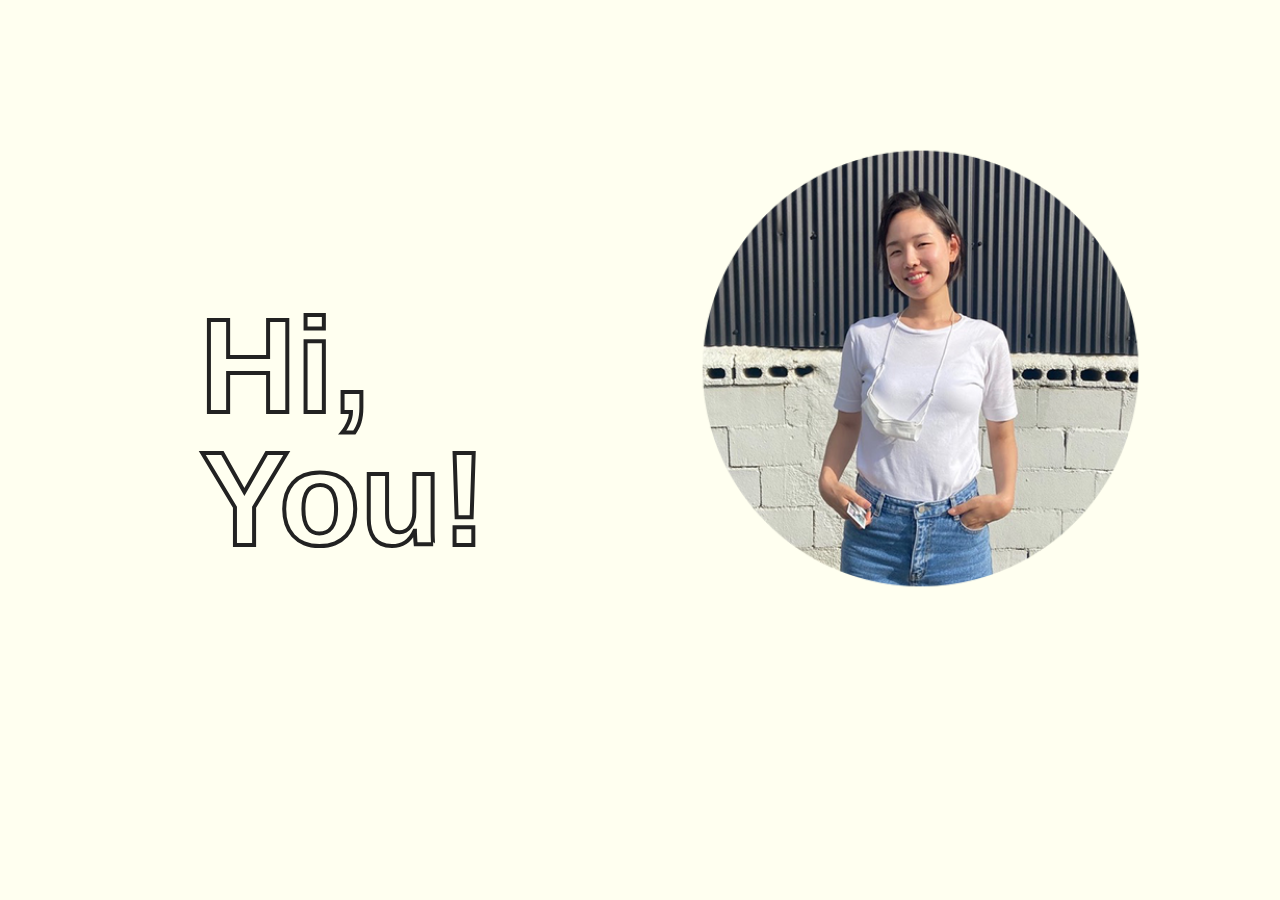
<file: index.html>
<!DOCTYPE html>
<html lang="ko">
<head>
    <meta charset="UTF-8">
    <meta http-equiv="X-UA-Compatible" content="IE=edge">
    <meta name="viewport" content="width=device-width, initial-scale=1.0">
    <link rel="shortcut icon" href="ico/icon.ico">
    <link rel="stylesheet" href="css/reset.css">
    <link rel="stylesheet" href="css/style.css">
    <title>Hyunjoo's</title>
</head>
<body>
    <div class="start_page">
        <h1>Hi, You!</h1>
        <a href="home.html" class="white"><p>Click it!</p></a>
    </div>
</body>
</html>
</file>
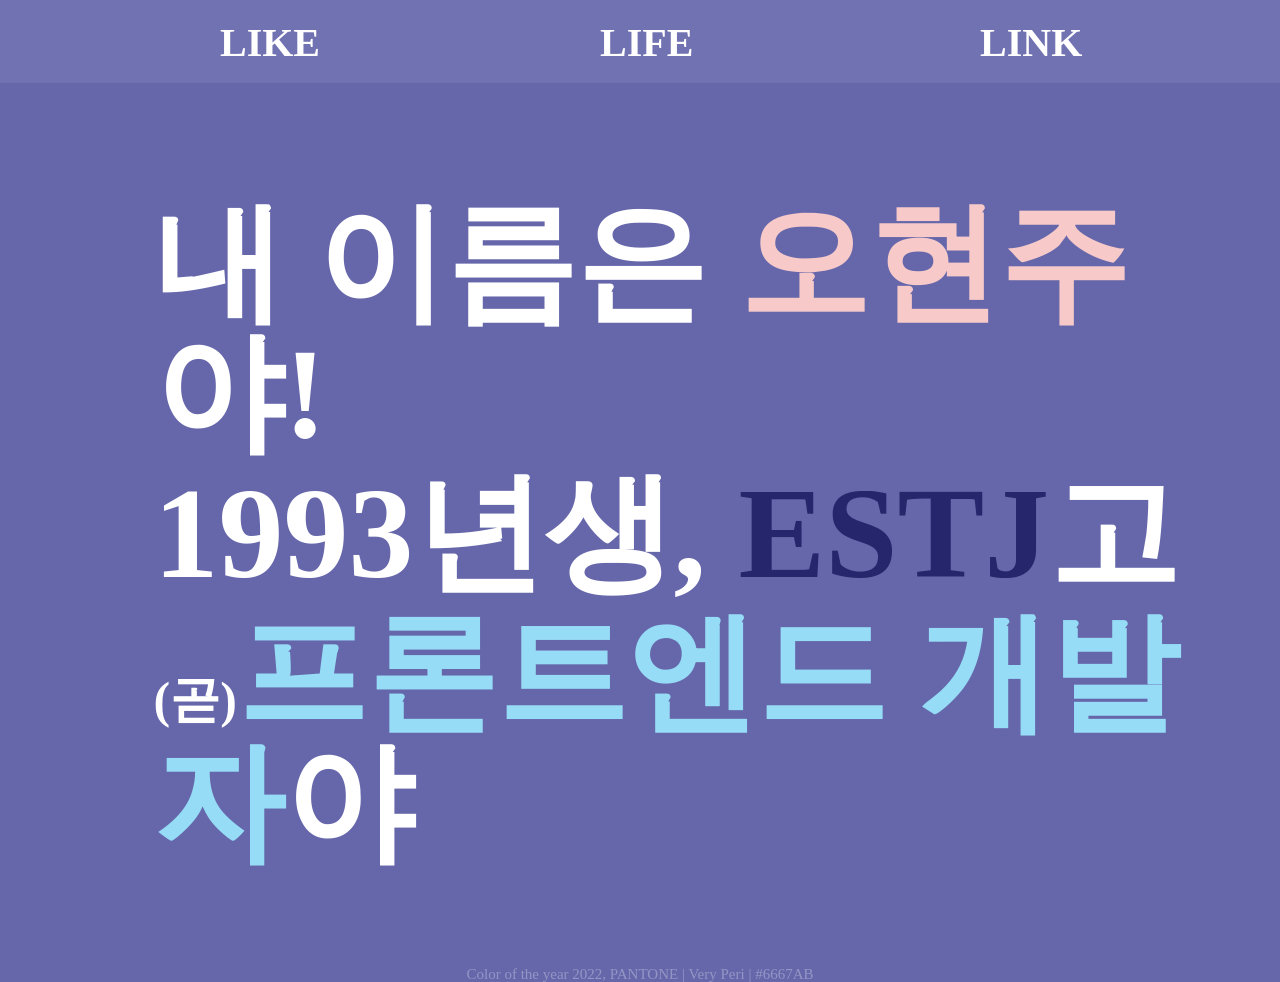
<file: home.html>
<!DOCTYPE html>
<html lang="ko">
<head>
    <meta charset="UTF-8">
    <meta http-equiv="X-UA-Compatible" content="IE=edge">
    <meta name="viewport" content="width=device-width, initial-scale=1.0">
    <link rel="stylesheet" href="css/reset.css">
    <link rel="stylesheet" href="css/style_home.css">
    <title>Hyunjoo's</title>
</head>
<body>
    <div id="wrap">
        <header>
            <nav>
                <ul class="nav">
                    <li>
                        <a href="#">
                            <span>LIKE</span>
                            <img src="img/like.png" alt="like">
                        </a>
                    </li> <!--mouse hover 할 때 이모지로--> 
                    <li>
                        <a href="#">
                            <span>LIFE</span>
                            <img src="img/life.png" alt="life">
                        </a>
                    </li>
                    <li>
                        <a href="#">
                            <span>LINK</span>
                            <img src="img/link.png" alt="link">
                        </a>
                    </li>
                </ul>
            </nav>
            <div class="mynameis">
                <h1>내 이름은 <span>오현주</span>야!</h1>
                <p>1993년생, <span class="mbti">ESTJ</span>고</p>
                <p><span style="font-size:50px;">(곧)</span><span class="frontend">프론트엔드 개발자</span>야</p>
            </div>
            <a class="pantone" href="https://www.pantone.com/color-of-the-year-2022-palette-exploration" target="_blank"><span>Color of the year 2022, PANTONE | Very Peri | #6667AB</span></a>
            
        </header>

        <section></section>

        <footer></footer>
    </div>
</body>
</html>
</file>
<file: css/style.css>
body {
    background-color: ivory;
    font-family: Arial, Helvetica, sans-serif;
}

.start_page {
    display: flex;
    justify-content: space-around;
    margin-top: 8.5%;
    padding-right: 130px;
}

.start_page h1 {
    font-size: 100pt;
    font-weight: 900;
    color: ivory;
    padding: 190px 0 0 200px;
    -webkit-text-stroke: 4px #222;
}

.start_page a {
    display: inline-block;
    width: 520px;
    height: 520px;
    padding: 10px;
    border-radius: 50%;
    background: url(../img/1.png);
    background-size: cover;
    position: relative;
}


.start_page a:hover {
    background: url(../img/1_white.png);
    background-size: cover;
}

.start_page p {
    display: none;
}

.start_page a:hover p {
    display: block;
    position: absolute;
    top: 43%;
    left: 25%;
    font-size: 70px;
    color: #222;
    font-weight: 600;
    transform: rotate(-40deg);
}
</file>
<file: css/style_home.css>
body {
    background-color: #6667AB;
}

#wrap {

}

header {

}


/* ==================== nav CSS 시작 ==================== */

nav {
    background-color: rgba(255, 255, 255, 0.07);

}

header .nav {
    display: flex;
    justify-content: space-around;
    padding: 20px 40px;
}

header .nav li {
    font-size: 40px;
    font-weight: 600;
    color: #fff;
    padding-top: 3px;
}

header .nav a {
    color: #fff;
}

header .nav li:nth-child(1) {
    padding-left: 30px;
}

header .nav li:nth-child(3) {
    padding-right: 30px;
}

header .nav li a {
    display: inline-block;
    width: 80px;
    height: 32px;
}

header .nav li span {
    display: block;
}

header .nav li img {
    display: none;
    
}

header .nav li a:hover img {
    display: block;
    width: 65%;
    translate: 10px -8px;
}

header .nav li a:hover span {
    display: none;
}



/* ==================== nav CSS 끝 ==================== */



.mynameis {
    padding-top: 9%;
    padding-left: 12%;
    color: white;
}

.mynameis h1 {
    font-size: 130px;
    font-weight: 900;
}

.mynameis span {
    font-size: 130px;
}

.mynameis h1 span {
    font-weight: 900;
    color: #f7cac9;
}

.mynameis p {
    display: block;
    font-size: 130px;
    font-weight: 900;
    padding-top: 10px;
}

.mynameis span.mbti {
    color: #25266c;
}

.mynameis span.frontend {
    color: #96dcf6;
}

header a.pantone {
    display: inline-block;
    width: 100%;
    padding-top: 98px;
}

header a.pantone span {
    display: inline-block;
    width: 100%;
    text-align: center;
    font-size: 15px;
    color: rgba(255, 255, 255, 0.3);
}
</file>
